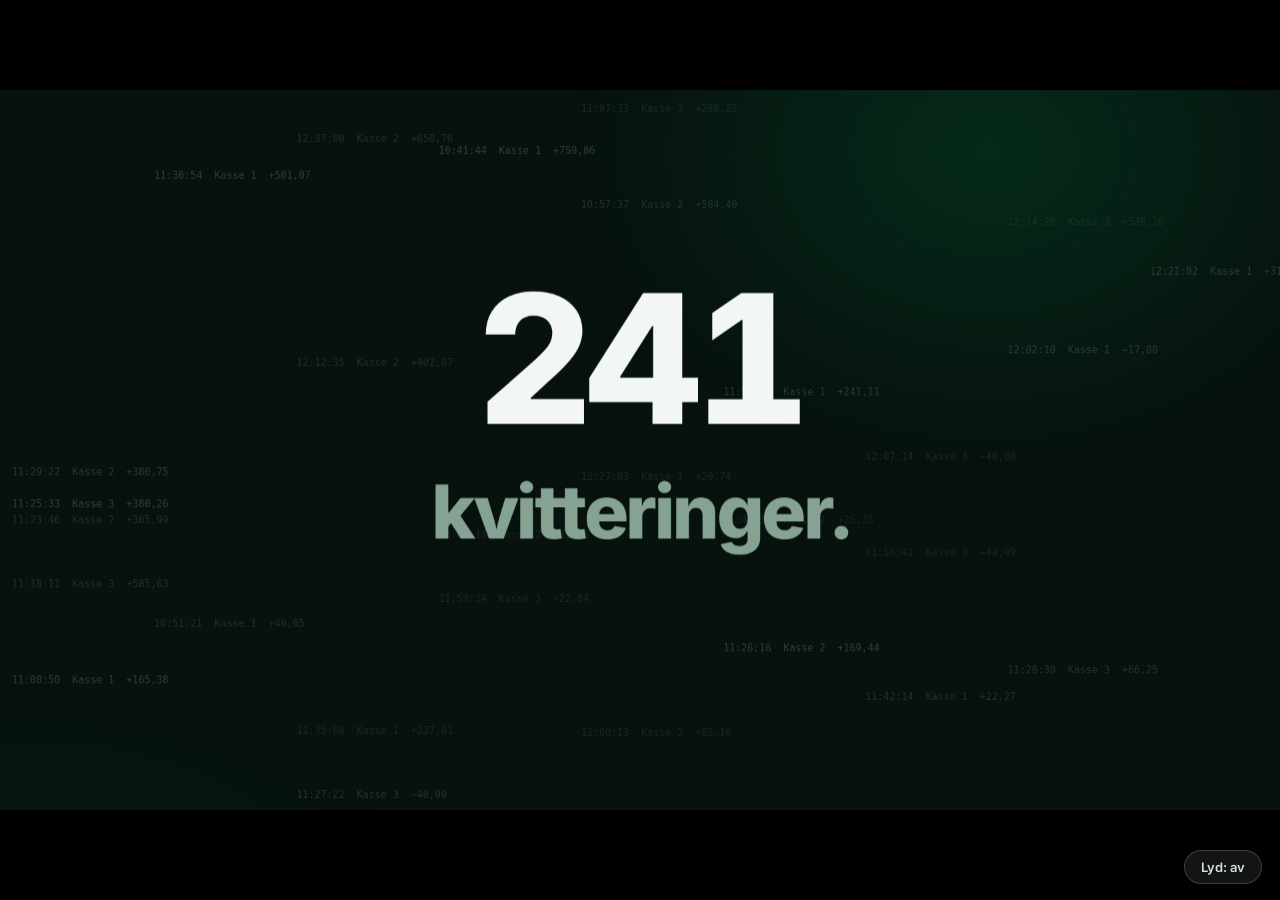
<file: docs/video/reklame/index.html>
<!doctype html>
<html lang="nb">
<head>
<meta charset="utf-8">
<meta name="viewport" content="width=device-width,initial-scale=1">
<title>Kvitteringshenter – reklame</title>
<meta name="description" content="Fra tusenvis av bonger til de få som bør undersøkes. Analyseverktøy for Kvitteringsjournalen.">
<link rel="stylesheet" href="style.css">
</head>
<body>
<!-- Selve reklamen tegnes i #stage (1920×1080) som skaleres til vinduet. Alt innhold bygges av script.js. -->
<main id="wrap">
  <div id="stage" aria-label="Reklame for Kvitteringshenter">
    <div id="ambient"></div>
    <div id="scenes"></div>
    <div id="fade"></div>
  </div>

  <!-- Start / ferdig-lag (utenfor selve reklamen) -->
  <div id="gate" role="dialog" aria-label="Spill av reklamen">
    <button id="gate-play" class="btn btn-light" type="button"><svg width="18" height="20" viewBox="0 0 18 20" aria-hidden="true"><path d="M2 2l14 8L2 18z" fill="currentColor"/></svg><span>Spill av</span></button>
    <p id="gate-note">Kvitteringshenter · reklame · ca. 50 sekunder</p>
  </div>

  <div id="end" hidden>
    <button id="end-replay" class="btn btn-ghost" type="button">Spill igjen</button>
    <button id="end-demo" class="btn btn-light" type="button">Utforsk demo</button>
  </div>

  <!-- Interaktiv demo (etter reklamen) -->
  <section id="demo" hidden aria-label="Interaktiv demo"></section>

  <!-- Utviklerverktøy: ?dev  (mellomrom = pause, [ ] = forrige/neste scene, 1–9 = hopp, ←/→ = spol) -->
  <div id="dev" hidden>
    <div id="dev-scenes"></div>
    <input id="dev-scrub" type="range" min="0" max="1000" value="0" aria-label="Spol">
    <span id="dev-time">0,0 s</span>
  </div>

  <button id="sound" type="button" aria-pressed="false" title="Lyd av/på" hidden>Lyd: av</button>
</main>
<script src="script.js"></script>
</body>
</html>
</file>
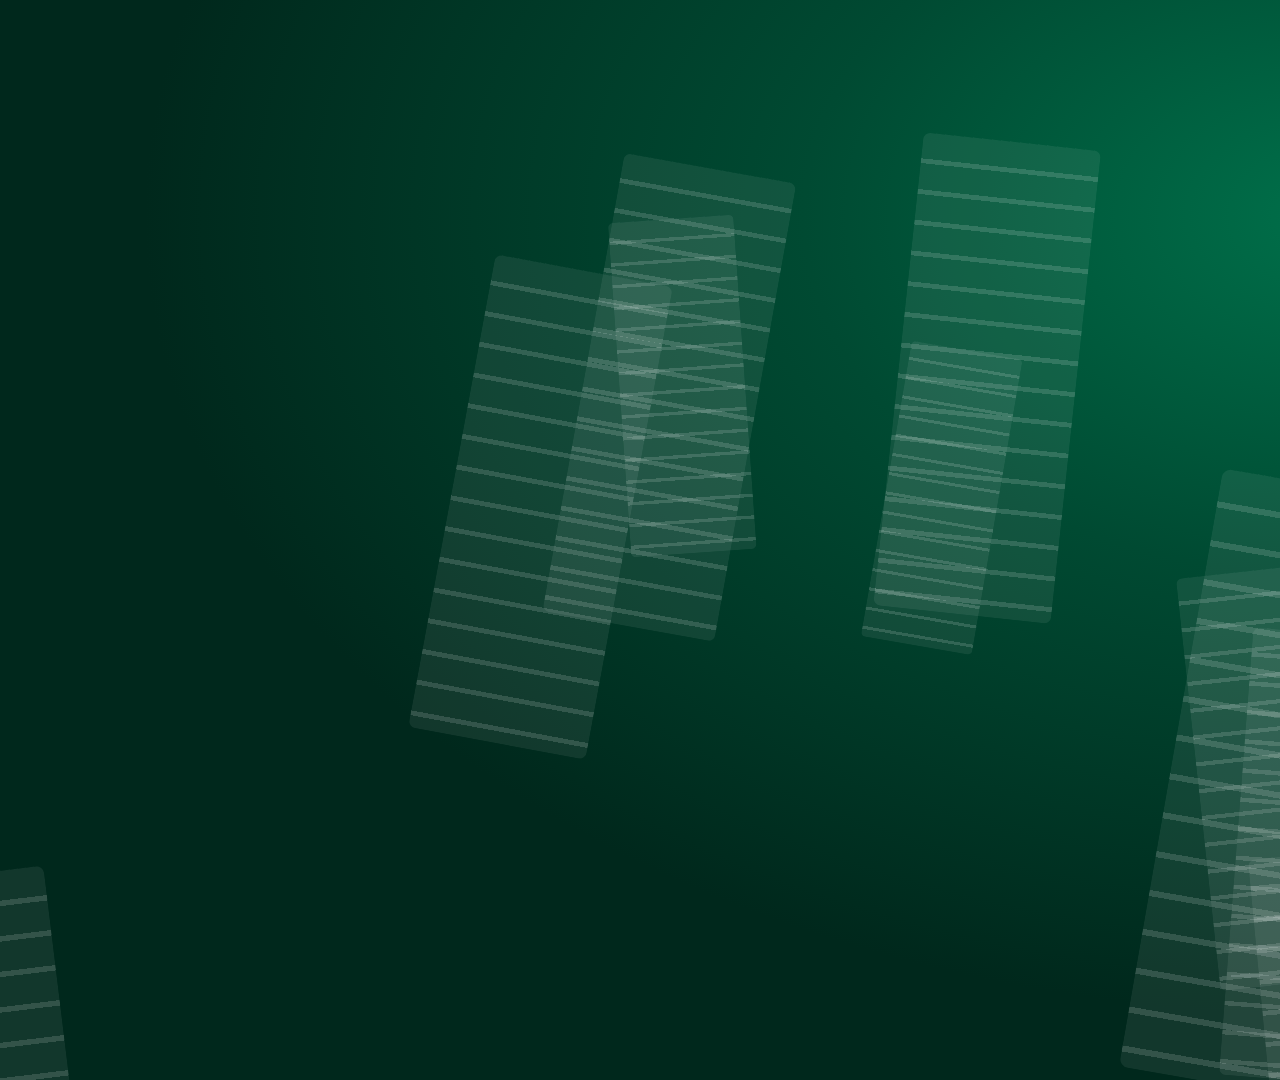
<file: docs/video/annonse-lang.html>
<!doctype html>
<html lang="nb"><head><meta charset="utf-8"><title>Kvitteringshenter – lang annonse</title>
<style>
*{box-sizing:border-box;margin:0;padding:0}
html,body{width:1920px;height:1080px;overflow:hidden;background:#00281c}
body{font-family:'Liberation Sans','Helvetica Neue',Arial,sans-serif;color:#fff}
#stage{position:relative;width:1920px;height:1080px;overflow:hidden;background:radial-gradient(1200px 800px at 70% 20%,#00704a 0%,#004a32 45%,#00281c 100%)}
.abs{position:absolute}
#bg .r{position:absolute;width:150px;height:400px;background:rgba(255,255,255,.07);border-radius:6px;background-image:repeating-linear-gradient(180deg,transparent 0 22px,rgba(255,255,255,.14) 22px 26px)}
.t{position:absolute;white-space:nowrap;font-weight:800;letter-spacing:-.02em}
.title{left:0;width:1920px;text-align:center;top:64px;font-size:84px}
.lab{position:absolute;white-space:nowrap;font-weight:700;letter-spacing:.18em;font-size:28px;color:#f6c945}
.ci{position:absolute;overflow:hidden;border-radius:24px;background:#fff;box-shadow:0 30px 80px rgba(0,0,0,.45)}
.ci .nat{position:absolute;left:0;top:0;transform-origin:0 0}
.ci img{display:block}
.ring{position:absolute;border:7px solid #f6c945;border-radius:18px}
.badge{position:absolute;width:76px;height:76px;border-radius:50%;background:#f6c945;color:#073d2b;font-size:46px;font-weight:800;text-align:center;line-height:76px;box-shadow:0 10px 30px rgba(0,0,0,.35)}
.bi{display:inline-block;width:54px;height:54px;border-radius:50%;background:#f6c945;color:#073d2b;font-weight:800;text-align:center;line-height:54px;margin-right:16px;font-size:34px}
.cap{position:absolute;white-space:nowrap;font-size:34px;font-weight:700;color:#d6f1e3;text-align:center}
.pill{position:absolute;white-space:nowrap;padding:14px 30px;border-radius:999px;background:rgba(255,255,255,.12);border:2px solid rgba(255,255,255,.35);font-size:30px;font-weight:700}
.chip{position:absolute;white-space:nowrap;padding:16px 28px;border-radius:18px;background:rgba(255,255,255,.95);color:#073d2b;font-size:30px;font-weight:800;box-shadow:0 14px 40px rgba(0,0,0,.3)}
#shot{position:absolute;left:0;top:0;width:2400px;height:1350px;transform-origin:0 0;border-radius:40px;overflow:hidden;box-shadow:0 40px 120px rgba(0,0,0,.5);background:#e9eeeb}
#shot img{display:block;width:2400px;height:1350px}
#veil{left:0;top:0;width:1040px;height:1080px;background:linear-gradient(90deg,#00382a 0,#00382a 960px,rgba(0,56,42,0) 1040px)}
</style></head><body>
<div id="stage">
  <div id="bg" class="abs" style="inset:0"></div>

  <!-- S1 -->
  <div class="t" id="n241" style="left:0;width:1920px;text-align:center;top:250px;font-size:300px;color:#f6c945">0</div>
  <div class="t" id="s1a" style="left:0;width:1920px;text-align:center;top:560px;font-size:96px">kvitteringer.</div>
  <div class="t" id="s1b" style="left:0;width:1920px;text-align:center;top:700px;font-size:96px;color:#9be6c3">Hvilke bør du se på?</div>

  <!-- S2: tre steg -->
  <div class="t title" id="s2t">Hent. Filtrer. Skann.</div>
  <div class="abs" id="st1"><div class="ci" style="left:130px;top:230px;width:520px;height:660px"><div class="nat" id="p1" style="width:633px;height:1140px;transform:scale(.8215)"><img src="../manual/img/hent.jpg" width="633" height="1140"></div></div><div class="cap" style="left:130px;width:520px;top:915px"><span class="bi">1</span>Søk i hele journalen</div></div>
  <div class="abs" id="st2"><div class="ci" style="left:700px;top:230px;width:520px;height:660px"><div class="nat" id="p2" style="width:633px;height:1320px;transform:scale(.8215)"><img src="../manual/img/filtrer-a.jpg" width="633" height="1320"></div></div><div class="cap" style="left:700px;width:520px;top:915px"><span class="bi">2</span>Snevre inn listen</div></div>
  <div class="abs" id="st3"><div class="ci" style="left:1270px;top:230px;width:520px;height:660px"><div class="nat" id="p3" style="width:633px;height:750px;transform:scale(.8215)"><img src="../manual/img/skanner.jpg" width="633" height="750"></div></div><div class="cap" style="left:1270px;width:520px;top:915px"><span class="bi">3</span>Les innholdet i bongene</div></div>

  <!-- S3/S4: analyse -->
  <div id="shot"><img src="../manual/img/stor-dokket.jpg">
    <div class="ring" id="ring1" style="left:918px;top:676px;width:336px;height:66px"></div>
    <div class="ring" id="ring2" style="left:1676px;top:392px;width:196px;height:44px;border-radius:24px"></div>
  </div>
  <div id="veil" class="abs"></div>
  <div class="t" id="s3a" style="left:0;width:1920px;text-align:center;top:60px;font-size:104px">Kjør analysen.</div>
  <div class="t" id="s3b" style="left:0;width:1920px;text-align:center;top:188px;font-size:44px;font-weight:600;color:#bfe9d4;letter-spacing:0">Bongene rangeres: 59 å sjekke, 12 med høy risiko.</div>
  <div class="lab" id="s4l" style="left:110px;top:250px">PRIORITERT LISTE</div>
  <div class="t" id="s4a" style="left:110px;top:320px;font-size:78px">Rangert etter risiko.</div>
  <div class="t" id="s4b" style="left:110px;top:425px;font-size:78px;color:#9be6c3">Forklart bong for bong.</div>
  <div class="t" id="s4c" style="left:110px;top:560px;font-size:36px;font-weight:600;color:#cfe9dc;letter-spacing:0;line-height:1.35;white-space:normal;width:800px">Hver flagget bong får en begrunnelse du kan etterprøve, og et notat om det kan være en sentral kampanje.</div>

  <!-- S5: pant og kasserer -->
  <div class="t title" id="s5t">Pantelapper og kassererprofil</div>
  <div class="ci" id="c5a" style="left:340px;top:230px;width:1240px;height:359px"><div class="nat" style="width:1254px;height:363px;transform:scale(.9888)"><img src="../manual/img/d-lapp.jpg" width="1254" height="363"></div></div>
  <div class="ci" id="c5b" style="left:340px;top:630px;width:1240px;height:401px"><div class="nat" style="width:1254px;height:405px;transform:scale(.9888)"><img src="../manual/img/d-profile.jpg" width="1254" height="405"></div></div>

  <!-- S6: kampanje -->
  <div class="ci" id="k1" style="left:130px;top:150px;width:560px;height:790px"><div class="nat" id="kp" style="width:627px;height:1059px;transform:scale(.893)"><img src="../manual/img/sjekk-kampanje.jpg" width="627" height="1059"><div class="ring" id="kring" style="left:66px;top:454px;width:176px;height:50px;border-radius:14px"></div></div></div>
  <div class="lab" id="k2" style="left:800px;top:170px">MULIG SENTRAL KAMPANJE?</div>
  <div class="t" id="k3" style="left:800px;top:225px;font-size:100px">Du bestemmer.</div>
  <div class="t" id="k4" style="left:800px;top:375px;font-size:38px;font-weight:600;color:#cfe9dc;letter-spacing:0;line-height:1.35;white-space:normal;width:980px">Samme vare med rabatt hos flere kasserere? Svar Ja eller Nei. Svaret gjelder varen på alle flaggede bonger.</div>
  <div class="ci" id="k5" style="left:800px;top:600px;width:1000px;height:323px"><div class="nat" style="width:1170px;height:378px;transform:scale(.8547)"><img src="../manual/img/kampanje-dialog.jpg" width="1170" height="378"></div></div>
  <div class="chip" id="k6" style="left:800px;top:965px;background:#f6c945">✓ Svaret huskes og står i rapporten</div>

  <!-- S7: diagrammer -->
  <div class="t title" id="s7t">Se mønstrene</div>
  <div class="abs" id="d1"><div class="ci" style="left:40px;top:370px;width:580px;height:278px"><div class="nat" style="width:594px;height:285px;transform:scale(.9764)"><img src="../manual/img/ch-heat.jpg" width="594" height="285"></div></div><div class="cap" style="left:40px;width:580px;top:740px">Når skjer det?</div></div>
  <div class="abs" id="d2"><div class="ci" style="left:670px;top:345px;width:580px;height:328px"><div class="nat" style="width:594px;height:336px;transform:scale(.9764)"><img src="../manual/img/ch-hours.jpg" width="594" height="336"></div></div><div class="cap" style="left:670px;width:580px;top:740px">Salg per time</div></div>
  <div class="abs" id="d3"><div class="ci" style="left:1300px;top:320px;width:580px;height:381px"><div class="nat" style="width:594px;height:390px;transform:scale(.9764)"><img src="../manual/img/ch-cash.jpg" width="594" height="390"></div></div><div class="cap" style="left:1300px;width:580px;top:740px">Returandel per kasserer</div></div>
  <div class="t" id="s7s" style="left:0;width:1920px;text-align:center;top:880px;font-size:44px;font-weight:600;color:#bfe9d4;letter-spacing:0">Klikk i et diagram for å filtrere listen.</div>

  <!-- S8: rapport -->
  <div class="t title" id="s8t" style="top:44px;font-size:78px">Revisjonsrapport i én ZIP</div>
  <div class="ci" id="r1" style="left:190px;top:170px;width:700px;height:850px"><div class="nat" id="rp1" style="width:1500px;height:2129px;transform:scale(.4667)"><img src="../manual/img/rapport-forside.jpg" width="1500" height="2129"></div></div>
  <div class="ci" id="r2" style="left:980px;top:200px;width:760px;height:540px"><div class="nat" id="rp2" style="width:1500px;height:1170px;transform:scale(.5067)"><img src="../manual/img/rapport-funn.jpg" width="1500" height="1170"></div></div>
  <div class="chip" id="q1" style="left:980px;top:790px">SHA-256 på hver fil</div>
  <div class="chip" id="q2" style="left:1370px;top:790px">Bevisbilder av bongene</div>
  <div class="chip" id="q3" style="left:980px;top:880px">Notatlogg med hash-kjede</div>
  <div class="chip" id="q4" style="left:1425px;top:880px">Gjenta analysen senere</div>

  <!-- S9 -->
  <div class="abs" id="logo" style="left:810px;top:170px;width:300px;height:300px;border-radius:72px;background:linear-gradient(145deg,#12a36f,#00704a);box-shadow:0 30px 80px rgba(0,0,0,.45);text-align:center;font-size:170px;line-height:300px;font-family:'Noto Color Emoji',sans-serif">🧾</div>
  <div class="t" id="e1" style="left:0;width:1920px;text-align:center;top:520px;font-size:136px">Kvitteringshenter</div>
  <div class="t" id="e2" style="left:0;width:1920px;text-align:center;top:690px;font-size:56px;font-weight:600;color:#bfe9d4;letter-spacing:0">Ta kontroll på kvitteringsjournalen.</div>
  <div class="pill" id="e3" style="left:560px;top:812px;font-size:34px;padding:16px 34px">Ingen kall mot Lindbaks API · Alt blir lokalt</div>
  <div class="abs" id="e4" style="left:0;width:1920px;text-align:center;top:1020px;font-size:22px;color:#8fc4ac">Tillegg til Chrome for Lindbak Chain Web · Skjermbildene viser oppdiktede data</div>
</div>
<script>
const $=id=>document.getElementById(id);
const cl=(x,a=0,b=1)=>Math.min(b,Math.max(a,x));
const seg=(t,a,b)=>cl((t-a)/(b-a));
const eo=x=>1-Math.pow(1-x,3), eio=x=>x<.5?4*x*x*x:1-Math.pow(-2*x+2,3)/2, eb=x=>{const c=1.70158;return 1+(c+1)*Math.pow(x-1,3)+c*Math.pow(x-1,2)};
const lerp=(a,b,x)=>a+(b-a)*x;
(function(){let s=7;const r=()=>(s=(s*16807)%2147483647)/2147483647;const bg=$('bg');
  window.__strips=[];for(let i=0;i<11;i++){const d=document.createElement('div');d.className='r';const o={el:d,x:r()*1900-100,y:r()*1300,sp:60+r()*140,rot:(r()-.5)*24,sc:.7+r()*.9};bg.appendChild(d);window.__strips.push(o)}})();
// an(id, inn0, inn1, [ut0, ut1], {dy,dx,s,pop,dyo})
function an(id,a,b,out,o={}){const e=$(id),t=window.__t;const p0=seg(t,a,b);const p=o.pop?eb(p0):eo(p0);const q=out?eo(seg(t,out[0],out[1])):0;
  e.style.opacity=cl(eo(p0)*(o.pop?1:1))*(1-q);
  e.style.transform=`translate(${(o.dx||0)*(1-p)}px,${(o.dy||0)*(1-p)+(o.dyo||0)*q}px) scale(${lerp(o.s||1,1,p)*(1-(o.so||0)*q)})`}
function render(t){window.__t=t;
  // bakgrunn
  const bgOp=lerp(1,.28,eo(seg(t,2.8,3.6)))*(1-.6*eo(seg(t,32.2,32.8))*0);
  window.__strips.forEach(o=>{const y=((o.y-o.sp*t)%1500+1500)%1500-250;o.el.style.opacity=bgOp;o.el.style.transform=`translate(${o.x}px,${y}px) rotate(${o.rot}deg) scale(${o.sc})`});
  // S1 0–3.2
  const c=Math.round(241*eo(seg(t,.1,1.0)));$('n241').textContent=c;
  $('n241').style.opacity=eo(seg(t,0,.2))*(1-eo(seg(t,2.85,3.15)));$('n241').style.transform=`scale(${lerp(.9,1,eo(seg(t,0,.5)))})`;
  an('s1a',.35,.8,[2.85,3.15],{dy:40});an('s1b',.95,1.45,[2.85,3.15],{dy:40});
  // S2 3.0–8.0
  an('s2t',3.2,3.7,[7.6,7.95],{dy:-30});
  [['st1',3.45],['st2',3.95],['st3',4.45]].forEach(([id,s])=>an(id,s,s+.55,[7.6,7.95],{dy:80,s:.92,pop:true}));
  const pan=seg(t,3.5,7.8);
  $('p1').style.transform=`translateY(${-70*pan}px) scale(.8215)`;$('p2').style.transform=`translateY(${-90*pan}px) scale(.8215)`;$('p3').style.transform=`translateY(${-20*pan}px) scale(.8215)`;
  // S3/S4: hero
  const A={x:260,y:292,k:1400/2400}, B={x:-781,y:-315,k:1.074};
  const inA=eo(seg(t,7.9,8.7)), toB=eio(seg(t,11.5,12.25)), outS=eo(seg(t,15.3,15.75));
  let x=A.x,y=A.y,k=A.k;if(t>=11.5){x=lerp(A.x,B.x,toB);y=lerp(A.y,B.y,toB);k=lerp(A.k,B.k,toB)}
  const sh=$('shot');sh.style.opacity=inA*(1-outS);sh.style.transform=`translate(${x}px,${y+(1-inA)*620}px) scale(${k*lerp(.94,1,inA)})`;
  const pulse=.5+.5*Math.sin(t*9);
  const r1=eo(seg(t,9.5,9.75))*(1-eo(seg(t,11.25,11.5)));$('ring1').style.opacity=r1;$('ring1').style.boxShadow=`0 0 ${20+30*pulse}px ${6*pulse}px rgba(246,201,69,.75)`;
  const r2=eo(seg(t,12.5,12.75))*(1-eo(seg(t,15.2,15.5)));$('ring2').style.opacity=r2;$('ring2').style.boxShadow=`0 0 ${20+30*pulse}px ${6*pulse}px rgba(246,201,69,.75)`;
  an('s3a',8.1,8.6,[11.25,11.55],{dy:-30});an('s3b',8.55,9.05,[11.25,11.55],{dy:-20});
  $('veil').style.opacity=eo(seg(t,11.7,12.3))*(1-eo(seg(t,15.3,15.65)));
  an('s4l',12.0,12.4,[15.25,15.6],{dy:20});an('s4a',12.1,12.6,[15.25,15.6],{dy:40});an('s4b',12.7,13.2,[15.25,15.6],{dy:40});an('s4c',13.3,13.75,[15.3,15.65],{dy:30});
  // S5 15.6–19.8
  an('s5t',15.8,16.3,[19.4,19.8],{dy:-30});an('c5a',16.1,16.75,[19.4,19.8],{dx:-300,dy:20,s:.96});an('c5b',16.6,17.25,[19.4,19.8],{dx:300,dy:20,s:.96});
  // S6 19.6–24.6
  an('k1',19.9,20.6,[24.2,24.6],{dx:-200,dy:60,s:.95});
  $('kp').style.transform=`translateY(${-lerp(0,0,seg(t,20,24))}px) scale(.893)`;
  an('k2',20.3,20.7,[24.2,24.6],{dy:20});an('k3',20.4,20.95,[24.2,24.6],{dy:40});an('k4',21.0,21.5,[24.2,24.6],{dy:30});an('k5',21.5,22.15,[24.2,24.6],{dx:200,dy:40,s:.96});
  const kr=eo(seg(t,22.3,22.55))*(1-eo(seg(t,23.2,23.4)));$('kring').style.opacity=kr;$('kring').style.boxShadow=`0 0 ${20+30*pulse}px ${6*pulse}px rgba(246,201,69,.8)`;
  an('k6',23.3,23.8,[24.2,24.6],{dy:30,pop:true});
  // S7 24.4–28.4
  an('s7t',24.6,25.1,[28.0,28.4],{dy:-30});[['d1',24.9],['d2',25.25],['d3',25.6]].forEach(([id,s])=>an(id,s,s+.55,[28.0,28.4],{dy:80,s:.92,pop:true}));an('s7s',26.3,26.8,[28.0,28.4],{dy:25});
  // S8 28.2–32.6
  an('s8t',28.4,28.9,[32.2,32.6],{dy:-30});an('r1',28.7,29.4,[32.2,32.6],{dx:-250,dy:40,s:.95});an('r2',29.1,29.8,[32.2,32.6],{dx:250,dy:40,s:.95});
  $('rp1').style.transform=`translateY(${-160*seg(t,29,32)}px) scale(.4667)`;$('rp2').style.transform=`translateY(${-60*seg(t,29.5,32)}px) scale(.5067)`;
  [['q1',30.0],['q2',30.3],['q3',30.6],['q4',30.9]].forEach(([id,s])=>an(id,s,s+.4,[32.2,32.6],{dy:40,s:.9,pop:true}));
  // S9 32.4–36
  const lo=eb(seg(t,32.6,33.2));$('logo').style.opacity=cl(seg(t,32.6,32.9));$('logo').style.transform=`scale(${lerp(.6,1,lo)})`;
  an('e1',32.85,33.3,null,{dy:30});an('e2',33.1,33.5,null,{dy:25});an('e3',33.3,33.7,null,{dy:20});an('e4',33.5,33.9,null,{});
}
render(0);
</script></body></html>
</file>
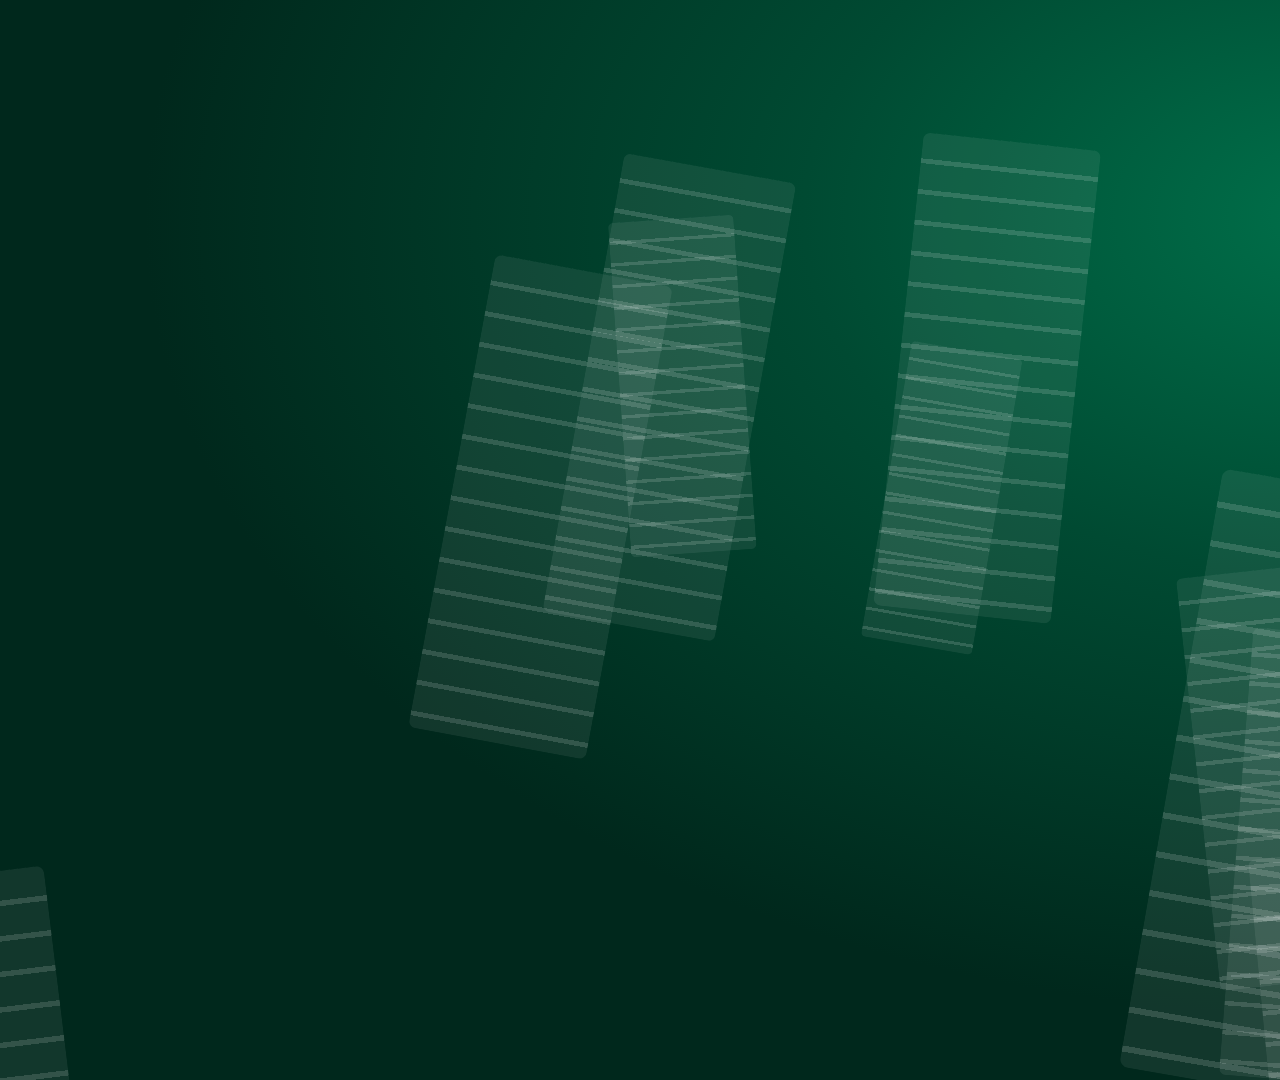
<file: docs/video/annonse.html>
<!doctype html>
<html lang="nb"><head><meta charset="utf-8"><title>Kvitteringshenter – annonse</title>
<style>
*{box-sizing:border-box;margin:0;padding:0}
html,body{width:1920px;height:1080px;overflow:hidden;background:#00281c}
body{font-family:'Liberation Sans','Helvetica Neue',Arial,sans-serif;color:#fff}
#stage{position:relative;width:1920px;height:1080px;overflow:hidden;background:radial-gradient(1200px 800px at 70% 20%,#00704a 0%,#004a32 45%,#00281c 100%)}
.abs{position:absolute}
#bg .r{position:absolute;width:150px;height:400px;background:rgba(255,255,255,.07);border-radius:6px;
  background-image:repeating-linear-gradient(180deg,transparent 0 22px,rgba(255,255,255,.14) 22px 26px);}
#shot{position:absolute;left:0;top:0;width:2400px;height:1350px;transform-origin:0 0;border-radius:40px;overflow:hidden;box-shadow:0 40px 120px rgba(0,0,0,.5);background:#e9eeeb}
#shot img{display:block;width:2400px;height:1350px}
.ring{position:absolute;border:7px solid #f6c945;border-radius:18px;box-shadow:0 0 0 0 rgba(246,201,69,.6)}
#veil{left:0;top:0;width:1040px;height:1080px;background:linear-gradient(90deg,#00382a 0,#00382a 960px,rgba(0,56,42,0) 1040px)}
.t{position:absolute;white-space:nowrap;font-weight:800;letter-spacing:-.02em}
.lab{position:absolute;white-space:nowrap;font-weight:700;letter-spacing:.18em;font-size:28px;color:#f6c945}
.card{position:absolute;width:400px;height:330px;border-radius:28px;background:rgba(255,255,255,.96);color:#073d2b;padding:34px 34px;box-shadow:0 24px 60px rgba(0,0,0,.35)}
.card .ic{font-size:76px;line-height:1;font-family:'Noto Color Emoji',sans-serif}
.card h3{font-size:40px;margin-top:22px;font-weight:800;letter-spacing:-.01em}
.card p{font-size:27px;margin-top:10px;color:#3d6b59;line-height:1.3}
.pill{position:absolute;white-space:nowrap;padding:16px 34px;border-radius:999px;background:rgba(255,255,255,.12);border:2px solid rgba(255,255,255,.35);font-size:34px;font-weight:700}
</style></head><body>
<div id="stage">
  <div id="bg" class="abs" style="inset:0"></div>

  <!-- scene 1 -->
  <div id="s1">
    <div class="t" id="n241" style="left:0;width:1920px;text-align:center;top:250px;font-size:300px;color:#f6c945">0</div>
    <div class="t" id="s1a" style="left:0;width:1920px;text-align:center;top:560px;font-size:96px">kvitteringer.</div>
    <div class="t" id="s1b" style="left:0;width:1920px;text-align:center;top:700px;font-size:96px;color:#9be6c3">Hvilke bør du se på?</div>
  </div>

  <!-- hero screenshot -->
  <div id="shot"><img id="img" src="../manual/img/stor-dokket.jpg">
    <div class="ring" id="ring1" style="left:918px;top:676px;width:336px;height:66px"></div>
    <div class="ring" id="ring2" style="left:1676px;top:392px;width:196px;height:44px;border-radius:24px"></div>
  </div>
  <div id="veil" class="abs"></div>

  <!-- scene 2 text -->
  <div class="t" id="s2a" style="left:0;width:1920px;text-align:center;top:60px;font-size:104px">Kvitteringshenter</div>
  <div class="t" id="s2b" style="left:0;width:1920px;text-align:center;top:188px;font-size:44px;font-weight:600;color:#bfe9d4;letter-spacing:0">Rangerer bongene for deg: 59 å sjekke, 12 med høy risiko.</div>

  <!-- scene 3 text -->
  <div class="lab" id="s3l" style="left:110px;top:250px">PRIORITERT LISTE</div>
  <div class="t" id="s3a" style="left:110px;top:320px;font-size:78px">Rangert etter risiko.</div>
  <div class="t" id="s3b" style="left:110px;top:425px;font-size:78px;color:#9be6c3">Forklart bong for bong.</div>
  <div class="t" id="s3c" style="left:110px;top:560px;font-size:36px;font-weight:600;color:#cfe9dc;letter-spacing:0;line-height:1.35;white-space:normal;width:800px">Hver flagget bong får en begrunnelse du kan etterprøve, og et notat om det kan være en sentral kampanje.</div>

  <!-- scene 4 -->
  <div class="t" id="s4t" style="left:0;width:1920px;text-align:center;top:185px;font-size:96px">Peker ut det som skiller seg ut</div>
  <div class="card" id="c1" style="left:115px;top:500px"><div class="ic">♻️</div><h3>Pantelapper</h3><p>manuell, maskin, slettet og gjenbrukt</p></div>
  <div class="card" id="c2" style="left:545px;top:500px"><div class="ic">🏷️</div><h3>Rabatt</h3><p>uten årsak, svært høy og mulig kampanje</p></div>
  <div class="card" id="c3" style="left:975px;top:500px"><div class="ic">👤</div><h3>Kasserer</h3><p>profil mot butikkens snitt</p></div>
  <div class="card" id="c4" style="left:1405px;top:500px"><div class="ic">🧾</div><h3>Rapport</h3><p>ZIP med kontrollsummer</p></div>

  <!-- scene 5 -->
  <div class="abs" id="logo" style="left:810px;top:170px;width:300px;height:300px;border-radius:72px;background:linear-gradient(145deg,#12a36f,#00704a);box-shadow:0 30px 80px rgba(0,0,0,.45);text-align:center;font-size:170px;line-height:300px;font-family:'Noto Color Emoji',sans-serif">🧾</div>
  <div class="t" id="s5a" style="left:0;width:1920px;text-align:center;top:520px;font-size:136px">Kvitteringshenter</div>
  <div class="t" id="s5b" style="left:0;width:1920px;text-align:center;top:690px;font-size:56px;font-weight:600;color:#bfe9d4;letter-spacing:0">Ta kontroll på kvitteringsjournalen.</div>
  <div class="pill" id="s5c" style="left:560px;top:812px">Ingen kall mot Lindbaks API · Alt blir lokalt</div>
  <div class="abs" id="s5d" style="left:0;width:1920px;text-align:center;top:1020px;font-size:22px;color:#8fc4ac">Tillegg til Chrome for Lindbak Chain Web · Skjermbildene viser oppdiktede data</div>
</div>
<script>
const $=id=>document.getElementById(id);
const cl=(x,a=0,b=1)=>Math.min(b,Math.max(a,x));
const seg=(t,a,b)=>cl((t-a)/(b-a));
const eo=x=>1-Math.pow(1-x,3), eio=x=>x<.5?4*x*x*x:1-Math.pow(-2*x+2,3)/2, eb=x=>{const c=1.70158;return 1+(c+1)*Math.pow(x-1,3)+c*Math.pow(x-1,2)};
const lerp=(a,b,x)=>a+(b-a)*x;
// kvitteringsstrimler i bakgrunnen (deterministiske)
(function(){let s=7;const r=()=>(s=(s*16807)%2147483647)/2147483647;const bg=$('bg');
  window.__strips=[];for(let i=0;i<11;i++){const d=document.createElement('div');d.className='r';const o={el:d,x:r()*1900-100,y:r()*1300,sp:60+r()*140,rot:(r()-.5)*24,sc:.7+r()*.9};bg.appendChild(d);window.__strips.push(o)}})();
// vis(el, opasitet, dy)
function show(id,a,b,dy=40,out){const e=$(id);let o=eo(seg(window.__t,a,b));let v=o;if(out){v*=1-eo(seg(window.__t,out[0],out[1]))}e.style.opacity=v;e.style.transform=`translateY(${(1-o)*dy}px)`}
function render(t){window.__t=t;
  // bakgrunn: strimler driver oppover, dimmes etter scene 1
  const bgOp=lerp(1,.28,eo(seg(t,1.7,2.4)))*(1-.0);
  window.__strips.forEach(o=>{const y=((o.y-o.sp*t)%1500+1500)%1500-250;o.el.style.opacity=bgOp;o.el.style.transform=`translate(${o.x}px,${y}px) rotate(${o.rot}deg) scale(${o.sc})`});
  // scene 1
  const c=Math.round(241*eo(seg(t,.1,1.0)));$('n241').textContent=c;
  $('n241').style.opacity=eo(seg(t,0,.2))*(1-eo(seg(t,1.75,2.05)));
  $('n241').style.transform=`scale(${lerp(.9,1,eo(seg(t,0,.5)))})`;
  show('s1a',.35,.8,40,[1.75,2.05]);show('s1b',.95,1.45,40,[1.75,2.05]);
  // scene 2 + hero
  const A={x:260,y:292,k:1400/2400}, B={x:-781,y:-315,k:1.074};
  const inA=eo(seg(t,1.95,2.75)), toB=eio(seg(t,4.15,4.95)), outS=eo(seg(t,6.25,6.7));
  let x=A.x,y=A.y,k=A.k;
  if(t>=4.15){x=lerp(A.x,B.x,toB);y=lerp(A.y,B.y,toB);k=lerp(A.k,B.k,toB)}
  const yy=y+(1-inA)*620; const kk=k*lerp(.94,1,inA);
  const sh=$('shot');sh.style.opacity=inA*(1-outS);sh.style.transform=`translate(${x}px,${yy}px) scale(${kk})`;
  // ringer
  const pulse=.5+.5*Math.sin(t*9);
  const r1=eo(seg(t,3.2,3.45))*(1-eo(seg(t,4.1,4.3)));$('ring1').style.opacity=r1;$('ring1').style.boxShadow=`0 0 ${20+30*pulse}px ${6*pulse}px rgba(246,201,69,.75)`;
  const r2=eo(seg(t,5.05,5.3))*(1-eo(seg(t,6.2,6.5)));$('ring2').style.opacity=r2;$('ring2').style.boxShadow=`0 0 ${20+30*pulse}px ${6*pulse}px rgba(246,201,69,.75)`;
  // overskrift scene 2
  show('s2a',2.1,2.6,-30,[4.1,4.4]);show('s2b',2.55,3.05,-20,[4.1,4.4]);
  // veil + scene 3
  $('veil').style.opacity=eo(seg(t,4.3,4.9))*(1-eo(seg(t,6.3,6.65)));
  show('s3l',4.6,5.0,20,[6.25,6.6]);show('s3a',4.7,5.2,40,[6.25,6.6]);show('s3b',5.3,5.8,40,[6.25,6.6]);show('s3c',5.85,6.25,30,[6.3,6.65]);
  // scene 4
  show('s4t',6.75,7.2,30,[8.3,8.6]);
  [['c1',6.95],['c2',7.12],['c3',7.29],['c4',7.46]].forEach(([id,s])=>{const e=$(id);const p=seg(t,s,s+.45);const o=eb(p);const out=1-eo(seg(t,8.3,8.6));e.style.opacity=cl(p*3)*out;e.style.transform=`translateY(${(1-o)*90}px) scale(${lerp(.85,1,o)})`});
  // scene 5
  const lo=eb(seg(t,8.6,9.2));$('logo').style.opacity=cl(seg(t,8.6,8.9));$('logo').style.transform=`scale(${lerp(.6,1,lo)})`;
  show('s5a',8.85,9.3,30);show('s5b',9.1,9.5,25);show('s5c',9.3,9.7,20);show('s5d',9.5,9.9,0);
}
render(0);
</script></body></html>
</file>
<file: docs/video/reklame/style.css>
/* ==========================================================================
   Kvitteringshenter – reklame
   Mørk, presis teknologi-reklame. Primærfarge: Coop-lignende grønn.
   Alt som beveger seg styres av script.js (transform / opacity), ikke av CSS-animasjoner,
   slik at reklamen kan spoles, restartes og tas opp bilde for bilde.
   ========================================================================== */
@font-face{font-family:'Inter';src:url('inter.woff2') format('woff2');font-weight:100 900;font-style:normal;font-display:swap}

:root{
  --g:#007A48;          /* primær */
  --g2:#00864A;
  --gd:#005A35;
  --ok:#2FBF7A;         /* grønn på mørk bakgrunn */
  --ink:#07110D;        /* mørk bakgrunn */
  --ink2:#0B1712;
  --ink3:#112219;
  --line:rgba(255,255,255,.09);
  --paper:#F5F7F5;
  --white:#FFFFFF;
  --txt:#F2F7F4;
  --mut:#86A394;
  --red:#E5483B;
  --amber:#F2A33A;
  --mono:ui-monospace,'SF Mono','DejaVu Sans Mono',Menlo,Consolas,monospace;
  --sans:Inter,system-ui,-apple-system,'Segoe UI',Roboto,Arial,sans-serif;
}
*{box-sizing:border-box;margin:0;padding:0}
html,body{width:100%;height:100%;background:#000;color:var(--txt);overflow:hidden;font-family:var(--sans);-webkit-font-smoothing:antialiased}
#wrap{position:fixed;inset:0;background:#000}

/* ---------- scene ---------- */
#stage{position:absolute;left:50%;top:50%;width:1920px;height:1080px;margin:-540px 0 0 -960px;background:var(--ink);overflow:hidden;transform-origin:50% 50%;font-feature-settings:'tnum' 1,'cv05' 1}
#ambient{position:absolute;inset:-200px;background:radial-gradient(900px 700px at 72% 18%,rgba(0,134,74,.22),transparent 70%),radial-gradient(900px 600px at 10% 100%,rgba(0,122,72,.12),transparent 70%);will-change:transform,opacity}
#scenes{position:absolute;inset:0}
.scene{position:absolute;inset:0;overflow:hidden;will-change:opacity}
#fade{position:absolute;inset:0;background:#000;opacity:0;pointer-events:none}
canvas.fx{position:absolute;left:0;top:0;width:1920px;height:1080px}
.abs{position:absolute}
.hide{visibility:hidden}

/* ---------- typografi ---------- */
.big{position:absolute;left:0;width:1920px;text-align:center;font-weight:800;letter-spacing:-.04em;line-height:1.02;white-space:nowrap;will-change:transform,opacity,filter}
.l{position:absolute;font-weight:800;letter-spacing:-.04em;line-height:1.03;white-space:nowrap;will-change:transform,opacity,filter}
.mut{color:var(--mut)}
.g{color:var(--ok)}
.eyebrow{position:absolute;font-size:26px;font-weight:700;letter-spacing:.2em;text-transform:uppercase;color:var(--ok);white-space:nowrap;will-change:transform,opacity}
.mono{font-family:var(--mono)}
.num{font-variant-numeric:tabular-nums}

/* ---------- logo ---------- */
.logo-mark{position:absolute;width:150px;height:150px;border-radius:36px;background:linear-gradient(150deg,#16A266,#006B3E);box-shadow:0 30px 80px rgba(0,0,0,.55),inset 0 1px 0 rgba(255,255,255,.25);will-change:transform,opacity,filter}
.logo-mark svg{position:absolute;inset:0;width:100%;height:100%}
.wordmark{position:absolute;left:0;width:1920px;text-align:center;font-weight:800;letter-spacing:.2em;font-size:84px;white-space:nowrap;will-change:transform,opacity}
.wordmark span{display:inline-block;will-change:transform,opacity,filter}

/* ---------- datastrøm (hero) ---------- */
.stream{position:absolute;left:560px;width:800px;top:120px;height:840px;overflow:hidden;-webkit-mask-image:linear-gradient(180deg,transparent,#000 22%,#000 78%,transparent);mask-image:linear-gradient(180deg,transparent,#000 22%,#000 78%,transparent)}
.stream-in{position:absolute;left:0;top:0;width:100%;will-change:transform}
.srow{height:64px;display:flex;align-items:center;gap:28px;font-family:var(--mono);font-size:30px;color:rgba(190,225,206,.7);white-space:pre}
.srow .tg{margin-left:auto;font-size:19px;letter-spacing:.14em;color:rgba(242,163,58,.55);font-weight:600}
.srow .ng{color:rgba(229,72,59,.6)}
.vignette{position:absolute;inset:0;background:radial-gradient(ellipse 52% 46% at 50% 50%,rgba(7,17,13,.94),rgba(7,17,13,.55) 62%,rgba(7,17,13,0) 100%);pointer-events:none}

/* ---------- ghost-journal ---------- */
.ghost{position:absolute;left:0;top:0;width:1060px;height:1080px;overflow:hidden;opacity:.075;font-family:var(--mono);font-size:21px;line-height:34px;color:#cfe8da;white-space:pre;-webkit-mask-image:linear-gradient(90deg,#000 10%,transparent 62%);mask-image:linear-gradient(90deg,#000 10%,transparent 62%)}
.ghost div{padding-left:60px}

/* ---------- kontrollpanel (Kvitteringshenter) ---------- */
.kh{position:absolute;left:1040px;top:84px;width:640px;transform-origin:0 0;transform:scale(1.2);border-radius:22px;background:var(--paper);color:#0e1f17;overflow:hidden;box-shadow:0 0 0 1px rgba(255,255,255,.08),0 60px 140px rgba(0,0,0,.65),0 0 140px rgba(0,134,74,.18);will-change:transform,opacity,filter;font-size:15px}
.kh-head{height:54px;background:var(--g);color:#fff;display:flex;align-items:center;gap:12px;padding:0 16px;font-weight:700;font-size:20px;letter-spacing:-.01em}
.kh-head .grip{width:10px;height:18px;background:radial-gradient(circle,rgba(255,255,255,.7) 1.4px,transparent 1.6px) 0 0/5px 6px}
.kh-head .chip{margin-left:auto;font-size:13px;font-weight:600;background:rgba(255,255,255,.16);border-radius:99px;padding:5px 12px}
.kh-head .ic{width:30px;height:30px;border-radius:9px;background:rgba(255,255,255,.14);display:grid;place-items:center;font-size:15px;font-weight:700}
.kh-tiles{display:grid;grid-template-columns:repeat(4,1fr);gap:8px;padding:12px 14px 8px}
.kh-tile{background:#fff;border:1px solid #dfe8e2;border-radius:12px;padding:8px 6px;text-align:center}
.kh-tile b{display:block;font-size:21px;letter-spacing:-.02em;font-variant-numeric:tabular-nums}
.kh-tile span{font-size:11.5px;color:#5e7a6c}
.kh-status{padding:2px 16px 8px;font-size:13px;color:#5e7a6c;min-height:26px;display:flex;align-items:center;gap:8px}
.kh-status .ok{color:var(--g);font-weight:700}
.kh-tabs{display:flex;border-bottom:1px solid #dfe8e2;background:#fff;position:relative}
.kh-tabs span{flex:1;text-align:center;padding:12px 0;font-weight:600;font-size:15px;color:#5e7a6c}
.kh-tabs span.on{color:var(--g)}
.kh-tabs i{position:absolute;bottom:-1px;height:3px;width:20%;background:var(--g);border-radius:2px;will-change:transform}
.kh-body{position:relative;height:560px;padding:14px;background:var(--paper);overflow:hidden}
.kh-pane{position:absolute;inset:14px;will-change:opacity,transform}
.kh-card{background:#fff;border:1px solid #dfe8e2;border-radius:14px;padding:16px 16px 18px;margin-bottom:12px}
.kh-h{font-size:12.5px;font-weight:800;letter-spacing:.14em;color:#4d6a5b;margin-bottom:12px}
.kh-lbl{font-size:12.5px;color:#5e7a6c;margin:12px 0 6px;font-weight:600}
.kh-chips{display:flex;flex-wrap:wrap;gap:8px}
.kh-chips span,.kh-pill{border:1px solid #cfdcd4;border-radius:99px;padding:7px 14px;font-size:14px;font-weight:600;background:#fff;color:#274337;white-space:nowrap}
.kh-chips span.on,.kh-pill.on{background:var(--g);border-color:var(--g);color:#fff}
.kh-list{border:1px solid #cfdcd4;border-radius:12px;overflow:hidden}
.kh-row{display:flex;align-items:center;gap:12px;padding:11px 14px;font-size:15px;border-bottom:1px solid #e6eee9;background:#fff}
.kh-row:last-child{border-bottom:0}
.kh-row em{margin-left:auto;font-style:normal;color:#4d6a5b;background:#eef4f0;border-radius:99px;padding:2px 10px;font-size:13px;font-variant-numeric:tabular-nums}
.kh-cb{width:20px;height:20px;border:1.5px solid #9db6a8;border-radius:6px;background:#fff;position:relative;flex:none}
.kh-cb.on{background:var(--g);border-color:var(--g)}
.kh-cb.on::after{content:'';position:absolute;left:5.5px;top:1.5px;width:6px;height:11px;border:solid #fff;border-width:0 2.5px 2.5px 0;transform:rotate(45deg)}
.kh-inp{border:1px solid #cfdcd4;border-radius:10px;background:#fff;padding:10px 12px;font-size:14.5px;color:#8aa396}
.kh-2c{display:grid;grid-template-columns:1fr 1fr;gap:12px}
.kh-btn{display:block;text-align:center;border-radius:12px;padding:13px 16px;font-weight:800;font-size:16px;letter-spacing:.04em;border:1px solid #cfdcd4;background:#fff;color:#14291f;will-change:transform}
.kh-btn.p{background:var(--g);border-color:var(--g);color:#fff}
.kh-btn.dis{background:#9ccbb5;border-color:#9ccbb5}
.kh-note{font-size:14px;color:#4d6a5b}
.kh-bar{height:12px;border-radius:99px;background:#dbe8e0;overflow:hidden;margin:10px 0 8px}
.kh-bar i{display:block;height:100%;width:100%;background:linear-gradient(90deg,var(--g),#16A266);border-radius:99px;transform-origin:0 50%;will-change:transform}
.kh-prog{display:flex;justify-content:space-between;font-size:15px;font-weight:700;font-variant-numeric:tabular-nums}
.kh-ticks{display:flex;flex-wrap:wrap;gap:8px;margin-top:14px}
.kh-tick{display:flex;align-items:center;gap:6px;border-radius:99px;background:#eef4f0;color:#2b4a3b;padding:6px 12px;font-size:14px;font-weight:600;will-change:transform,opacity}
.kh-tick b{color:var(--g)}
.kh-spin{width:14px;height:14px;border-radius:50%;border:2.5px solid #bcd6c8;border-top-color:var(--g);flex:none;will-change:transform}
.kh-float{position:absolute;font-family:var(--mono);font-size:13px;color:#2b4a3b;background:#fff;border:1px solid #cfdcd4;border-radius:8px;padding:4px 8px;white-space:nowrap;will-change:transform,opacity;box-shadow:0 6px 20px rgba(0,60,35,.12)}

/* ---------- markør (musepeker i demoen) ---------- */
.cursor{position:absolute;left:0;top:0;width:44px;height:44px;margin:-6px 0 0 -6px;will-change:transform,opacity;pointer-events:none;z-index:20;filter:drop-shadow(0 6px 12px rgba(0,0,0,.45))}
.cursor .rip{position:absolute;left:0;top:0;width:44px;height:44px;border-radius:50%;border:3px solid rgba(255,255,255,.9);opacity:0;will-change:transform,opacity}

/* ---------- venstre tekstspalte ---------- */
.step{position:absolute;left:140px;width:820px}

/* ---------- analysemotor ---------- */
.hud{position:absolute;font-family:var(--mono);font-size:22px;letter-spacing:.04em;color:rgba(190,225,206,.75);white-space:pre;will-change:transform,opacity}
.ev{display:flex;align-items:center;gap:14px;height:44px;font-family:var(--mono);font-size:25px;color:rgba(190,225,206,.5);will-change:transform,opacity;white-space:nowrap}
.ev.on{color:#fff}
.ev .st{width:26px;height:26px;border-radius:50%;border:2.5px solid rgba(255,255,255,.2);flex:none;position:relative}
.ev.done .st{background:var(--ok);border-color:var(--ok)}
.ev.done .st::after{content:'';position:absolute;left:7px;top:2px;width:7px;height:13px;border:solid #07110D;border-width:0 3px 3px 0;transform:rotate(45deg)}
.ev.on .st{border-color:var(--ok);border-top-color:transparent}
.stat{position:absolute;text-align:right;font-family:var(--mono);will-change:transform,opacity}
.stat b{display:block;font-size:64px;font-weight:600;color:#fff;letter-spacing:-.03em}
.stat span{font-size:21px;letter-spacing:.18em;color:var(--mut);text-transform:uppercase}

/* ---------- risikokort ---------- */
.rk{position:absolute;left:0;top:0;width:700px;height:136px;border-radius:18px;background:#fff;color:#0e1f17;box-shadow:0 20px 60px rgba(0,0,0,.45);will-change:transform,opacity;overflow:hidden}
.rk::before{content:'';position:absolute;left:0;top:0;bottom:0;width:9px;background:var(--rail,#2FBF7A)}
.rk .a{position:absolute;left:34px;top:18px;display:flex;align-items:center;gap:14px}
.badge{display:inline-block;border-radius:99px;padding:6px 14px;font-size:15px;font-weight:800;letter-spacing:.08em;white-space:nowrap}
.badge.hi{background:#fde6e3;color:#a3281d}
.badge.mid{background:#fdf0da;color:#8a5a0c}
.badge.lo{background:#e3f4ea;color:#1b6b45}
.rk .b{position:absolute;left:34px;top:62px;font-size:24px;font-weight:800;letter-spacing:-.02em}
.rk .c{position:absolute;left:34px;top:98px;font-size:16px;color:#5e7a6c;font-weight:600}
.rk .s{position:absolute;right:26px;top:16px;text-align:right}
.rk .s b{display:block;font-size:54px;line-height:1;letter-spacing:-.04em;font-variant-numeric:tabular-nums}
.rk .s span{font-size:12px;font-weight:800;letter-spacing:.16em;color:#5e7a6c}
.rk .tg{position:absolute;right:26px;bottom:14px;display:flex;gap:6px}
.rk .tg i{font-style:normal;font-size:13px;font-weight:700;background:#eef4f0;color:#2b4a3b;border-radius:99px;padding:3px 10px}
.detail{position:absolute;left:140px;top:290px;width:760px;border-radius:24px;background:#fff;color:#0e1f17;padding:30px 34px 30px;box-shadow:0 40px 120px rgba(0,0,0,.6),0 0 0 1px rgba(255,255,255,.08);will-change:transform,opacity,filter}
.detail .top{display:flex;align-items:center;gap:18px}
.detail .rrs{font-size:20px;font-weight:800;color:#a3281d}
.detail h4{font-size:38px;letter-spacing:-.03em;margin:16px 0 4px}
.detail .meta{font-size:21px;color:#5e7a6c;font-weight:600}
.detail ul{list-style:none;margin:22px 0 0;border-top:1px solid #e3ece7}
.detail li{display:flex;justify-content:space-between;align-items:center;padding:14px 0;border-bottom:1px solid #e3ece7;font-size:24px;font-weight:600;will-change:transform,opacity}
.detail li b{font-size:22px;color:#a3281d;background:#fde6e3;border-radius:99px;padding:3px 14px}
.detail .tot{display:flex;justify-content:space-between;align-items:flex-end;margin-top:22px}
.detail .tot span{font-size:14px;letter-spacing:.16em;font-weight:800;color:#5e7a6c}
.detail .tot b{display:block;font-size:92px;line-height:.9;letter-spacing:-.05em}
.detail .vis{border-radius:14px;background:var(--g);color:#fff;font-weight:800;font-size:20px;letter-spacing:.08em;padding:18px 26px;will-change:transform}

/* ---------- diagramfliser ---------- */
.tile{position:absolute;width:420px;height:336px;border-radius:20px;background:var(--ink2);border:1px solid var(--line);padding:20px 22px;will-change:transform,opacity;box-shadow:0 30px 80px rgba(0,0,0,.35)}
.tile h5{font-size:15px;letter-spacing:.16em;font-weight:800;color:var(--mut);text-transform:uppercase}
.tile svg{position:absolute;left:18px;top:56px;width:384px;height:226px;overflow:visible}
.tile .cap{position:absolute;left:22px;bottom:16px;font-size:15px;font-weight:600;color:var(--ok)}
.tile .cap.r{color:#ff8a7e}

/* ---------- funn ---------- */
.fcard{position:absolute;width:820px;height:380px;border-radius:26px;background:var(--ink2);border:1px solid var(--line);padding:30px 34px;will-change:transform,opacity;box-shadow:0 40px 100px rgba(0,0,0,.4);overflow:hidden}
.fcard .t{font-size:18px;letter-spacing:.2em;font-weight:800;color:var(--mut)}
.fcard .res{position:absolute;left:34px;bottom:28px;font-size:30px;font-weight:800;letter-spacing:-.02em;color:#ff8a7e;display:flex;align-items:center;gap:12px;will-change:transform,opacity}
.fcard .res::before{content:'';width:14px;height:14px;border-radius:50%;background:var(--red);box-shadow:0 0 0 0 rgba(229,72,59,.5)}
.lrow{position:absolute;left:34px;right:34px;display:flex;justify-content:space-between;font-family:var(--mono);font-size:24px;color:rgba(190,225,206,.7);height:40px;align-items:center;border-bottom:1px solid rgba(255,255,255,.06);will-change:transform,opacity}
.lrow.neg{color:#ff8a7e}
.tkt{position:absolute;width:120px;height:62px;border-radius:10px;background:#16241d;border:1px solid rgba(255,255,255,.12);font-family:var(--mono);font-size:15px;color:rgba(200,230,215,.8);padding:8px 10px;will-change:transform,opacity}
.tkt b{display:block;font-size:18px;color:#ff8a7e}

/* ---------- kasserersammenligning ---------- */
.cmp{position:absolute;left:0;width:1000px;will-change:transform,opacity}
.cmp h6{font-size:22px;letter-spacing:.18em;color:var(--mut);font-weight:800;text-transform:uppercase;margin-bottom:16px}
.cmp .rowx{position:relative;height:30px;margin:10px 0;border-radius:99px;background:rgba(255,255,255,.06);overflow:hidden}
.cmp .rowx i{position:absolute;left:0;top:0;bottom:0;border-radius:99px;transform-origin:0 50%;will-change:transform}
.cmp .rowx span{position:absolute;right:18px;top:0;line-height:30px;font-weight:800;font-size:19px;font-variant-numeric:tabular-nums}
.cmp .lbl{font-size:21px;font-weight:700;color:#dfeee6;margin-top:6px;display:flex;justify-content:space-between}
.mult{position:absolute;font-size:46px;font-weight:800;letter-spacing:-.04em;color:#ff8a7e;will-change:transform,opacity}

/* ---------- rapport ---------- */
.paper{position:absolute;width:640px;height:880px;border-radius:14px;background:#fff;color:#0e1f17;box-shadow:0 60px 140px rgba(0,0,0,.65);padding:44px 46px;overflow:hidden;will-change:transform,opacity}
.paper h3{font-size:30px;letter-spacing:-.02em;color:var(--g)}
.paper .sub{font-size:15px;color:#5e7a6c;margin:6px 0 20px}
.paper .ln{height:11px;border-radius:6px;background:#e4ece7;margin:10px 0}
.paper table{width:100%;border-collapse:collapse;margin-top:14px;font-size:14px}
.paper th{text-align:left;color:#5e7a6c;font-size:12px;letter-spacing:.1em;padding:8px 6px;border-bottom:2px solid var(--g)}
.paper td{padding:9px 6px;border-bottom:1px solid #e6eee9}
.paper .hash{position:absolute;left:46px;right:46px;bottom:36px;font-family:var(--mono);font-size:13px;color:#4d6a5b;border-top:1px solid #dfe8e2;padding-top:12px}
.chk{display:flex;align-items:center;gap:20px;height:70px;font-size:36px;font-weight:700;letter-spacing:-.02em;will-change:transform,opacity}
.chk .bx{width:42px;height:42px;border-radius:50%;border:3px solid rgba(255,255,255,.22);position:relative;flex:none}
.chk.done .bx{background:var(--ok);border-color:var(--ok)}
.chk.done .bx::after{content:'';position:absolute;left:12px;top:5px;width:11px;height:20px;border:solid #07110D;border-width:0 4px 4px 0;transform:rotate(45deg)}
.pill-ok{position:absolute;display:inline-flex;align-items:center;gap:14px;border-radius:99px;background:rgba(47,191,122,.16);border:1px solid rgba(47,191,122,.5);color:#8ff0bd;font-weight:800;letter-spacing:.14em;font-size:24px;padding:16px 30px;will-change:transform,opacity}

/* ---------- før/etter ---------- */
.split{position:absolute;top:0;height:1080px;overflow:hidden;will-change:clip-path}
.mini{position:absolute;height:84px;border-radius:14px;background:var(--ink2);border:1px solid var(--line);display:flex;align-items:center;gap:20px;padding:0 24px;will-change:transform,opacity}
.mini .dot{width:14px;height:14px;border-radius:50%;flex:none}
.mini b{font-size:24px;letter-spacing:-.02em}
.mini .rr{margin-left:auto;font-size:17px;color:var(--mut);font-weight:600;font-family:var(--mono)}

/* ---------- CTA ---------- */
.btn{appearance:none;border:0;cursor:pointer;font-family:var(--sans);font-weight:800;letter-spacing:.1em;text-transform:uppercase;border-radius:999px;display:inline-flex;align-items:center;gap:14px;transition:transform .2s,box-shadow .2s,background .2s}
.btn-light{background:#fff;color:#07110D;padding:20px 40px;font-size:20px}
.btn-light:hover{transform:translateY(-2px);box-shadow:0 14px 40px rgba(0,134,74,.45)}
.btn-green{background:var(--g2);color:#fff;padding:26px 54px;font-size:30px;box-shadow:0 20px 60px rgba(0,134,74,.45)}
.btn-ghost{background:rgba(255,255,255,.08);color:#fff;padding:20px 36px;font-size:18px;border:1px solid rgba(255,255,255,.22)}
.btn-ghost:hover{background:rgba(255,255,255,.16)}
.cta-btn{position:absolute;display:inline-flex;align-items:center;gap:16px;border-radius:999px;background:var(--g2);color:#fff;font-weight:800;letter-spacing:.1em;font-size:30px;padding:26px 56px;box-shadow:0 20px 60px rgba(0,134,74,.5),0 0 0 0 rgba(0,134,74,.5);will-change:transform,opacity;cursor:pointer;border:0;font-family:var(--sans)}
.fine{position:absolute;left:0;width:1920px;text-align:center;font-size:21px;color:var(--mut);font-weight:500}

/* ---------- kontroller utenfor reklamen ---------- */
#gate{position:fixed;inset:0;z-index:50;background:rgba(0,0,0,.72);backdrop-filter:blur(6px);display:flex;flex-direction:column;align-items:center;justify-content:center;gap:22px}
#gate-note{font-size:15px;color:var(--mut);letter-spacing:.04em}
#end{position:fixed;right:22px;top:18px;z-index:40;display:flex;gap:10px}
#end .btn{padding:12px 22px;font-size:13px}
#end[hidden],#gate[hidden],#demo[hidden],#dev[hidden],#sound[hidden]{display:none}
#sound{position:fixed;right:18px;bottom:16px;z-index:45;background:rgba(255,255,255,.08);color:#cfe3d8;border:1px solid rgba(255,255,255,.18);border-radius:99px;padding:8px 16px;font:600 13px var(--sans);cursor:pointer}
#dev{position:fixed;left:0;right:0;bottom:0;z-index:60;display:flex;align-items:center;gap:14px;padding:10px 16px;background:rgba(0,0,0,.82);font:12px var(--mono);color:#9fc3b0}
#dev-scrub{flex:1}
#dev-scenes{display:flex;gap:4px;flex-wrap:wrap;max-width:48vw}
#dev-scenes button{background:#10231a;color:#9fc3b0;border:1px solid #1f3a2c;border-radius:6px;padding:3px 7px;font:11px var(--mono);cursor:pointer}
#dev-scenes button.on{background:var(--g);color:#fff}

/* ---------- interaktiv demo ---------- */
#demo{position:fixed;inset:0;z-index:30;background:radial-gradient(1200px 800px at 70% 10%,rgba(0,134,74,.25),transparent 70%),var(--ink)}
#demo .dstage{position:absolute;left:50%;top:50%;width:1920px;height:1080px;margin:-540px 0 0 -960px;transform-origin:50% 50%}
#demo .dtop{position:fixed;left:24px;top:20px;display:flex;gap:12px;z-index:5}
#demo .dnav{position:absolute;left:140px;top:240px;width:760px}
#demo .dnav h2{font-size:92px;letter-spacing:-.045em;line-height:1.02;font-weight:800}
#demo .dnav p{margin-top:26px;font-size:30px;color:var(--mut);font-weight:500;line-height:1.35}
#demo .kh{cursor:default}
#demo .kh-tabs span{cursor:pointer}
#demo .kh-tabs span:hover{color:var(--g2);background:#f3f8f5}
#demo .kh-pill{cursor:pointer}

/* ---------- redusert bevegelse ---------- */
@media (prefers-reduced-motion:reduce){
  #ambient{transform:none!important}
  .kh-spin{animation:none}
  .btn{transition:none}
}
/* liggende format har førsteprioritet; stående mobil får en rolig sperre rundt 16:9-flaten */
@media (max-aspect-ratio:1/1){#gate-note::after{content:' · best i liggende format';color:#5d7a6b}}
</file>
